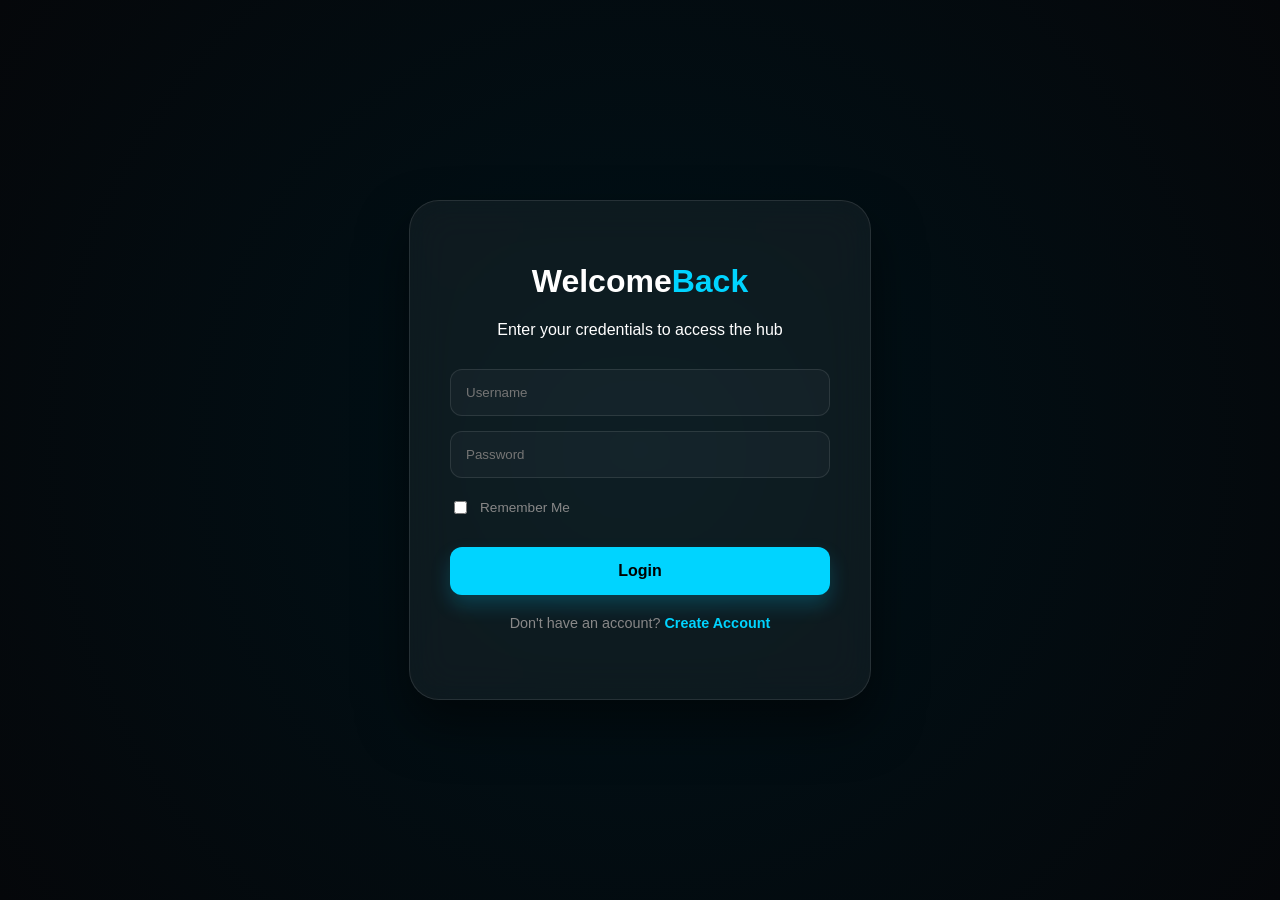
<file: index.html>
<!DOCTYPE html>
<html lang="en">
<head>
    <meta charset="UTF-8">
    <meta name="viewport" content="width=device-width, initial-scale=1.0">
    <title>Varsid Hub | Access</title>
    <link rel="stylesheet" href="style.css">
    <link rel="icon" type="image/png" href="https://img.icons8.com/neon/96/00d4ff/circuit.png">
</head>
<body>
    <div class="auth-card">
        <div class="form-header">
            <h1 id="form-title">Welcome<span>Back</span></h1>
            <p id="form-subtext">Enter your credentials to access the hub</p>
        </div>
        <div class="input-group">
            <input type="text" id="username" placeholder="Username" required>
            <input type="password" id="password" placeholder="Password" required>
            <div id="dob-container" style="display: none;">
                <p style="font-size: 0.8rem; color: #888; margin: 10px 0 5px; text-align: left;">Date of Birth:</p>
                <input type="date" id="dob" style="width: 100%; box-sizing: border-box;">
            </div>
            <div class="remember-me">
                <input type="checkbox" id="remember">
                <label for="remember">Remember Me</label>
            </div>
        </div>
        <button id="main-btn" onclick="handleAuth()">Login</button>
        <div class="toggle-text">
            <p id="toggle-msg">Don't have an account? <span onclick="toggleMode()">Create Account</span></p>
        </div>
        <div id="error-msg" class="error"></div>
    </div>
    <script src="script.js"></script>
</body>
</html>
</file>
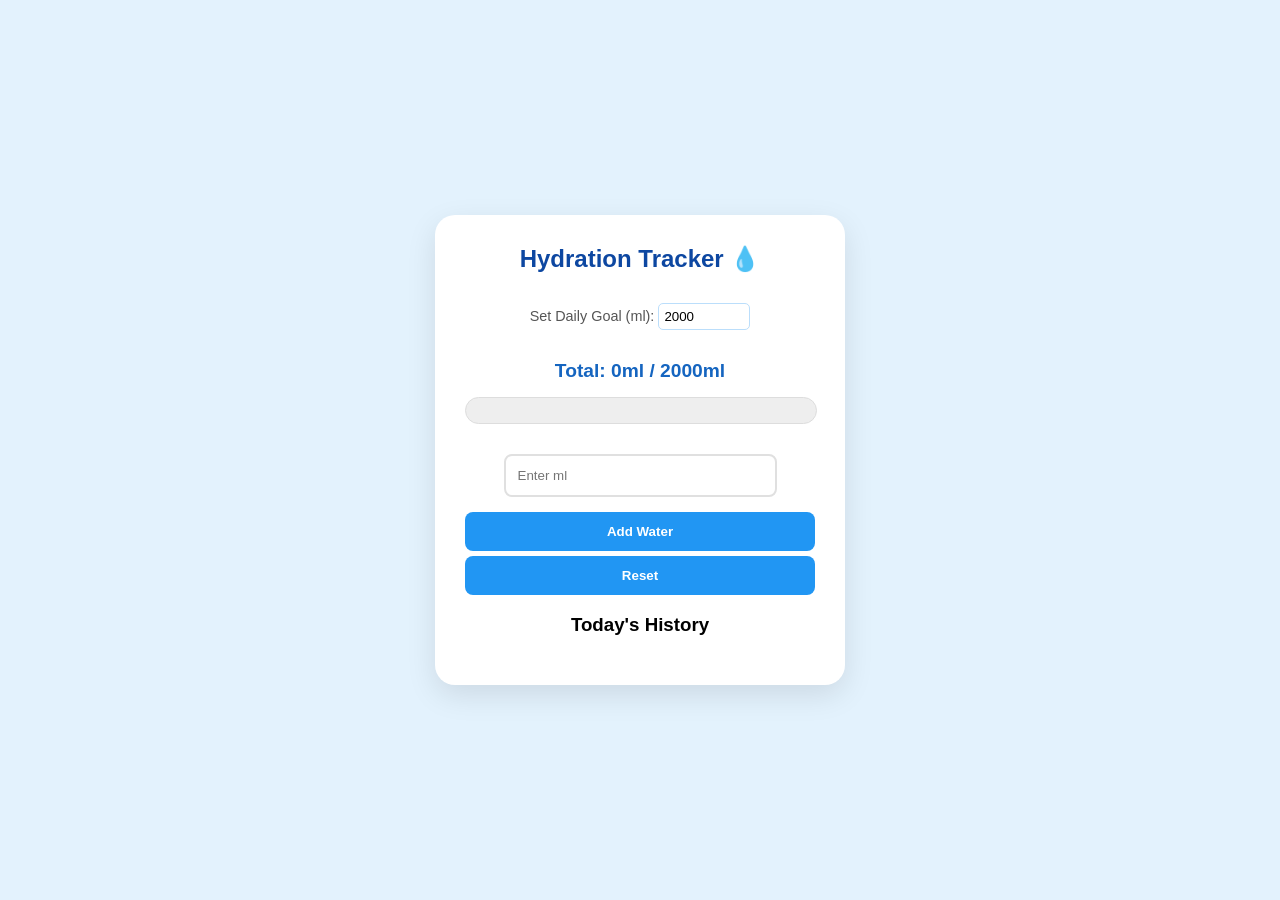
<file: PHAWT/index.html>
<!DOCTYPE html>
<html lang="en">
<head>
    <meta charset="UTF-8">
    <meta name="viewport" content="width=device-width, initial-scale=1.0">
    <title>Hydration Tracker</title>
    <link rel="stylesheet" href="style.css">
</head>
<body>
    <div class="tracker-container">
        <h2>Hydration Tracker 💧</h2>

        <div class="goal-section">
            <label>Set Daily Goal (ml): </label>
            <input type="number" id="goal-input" value="2000">
        </div>
        <div id="victory-msg" style="display: none;">
            <h1>🏆</h1>
            <p>Goal Reached! Stay Hydrated!</p>
        </div>
        <p id="status">Total: 0ml</p>
        
        <div class="progress-container">
            <div id="progress-bar"></div>
        </div>

        <input type="number" id="water-input" placeholder="Enter ml">
        <button id="add-btn">Add Water</button>
        <button id="reset-btn">Reset</button>

        <div class="history-section">
            <h3>Today's History</h3>
            <ul id="history-list"></ul>
        </div>
    </div>
    <script src="script.js"></script>
</body>
</html>
</file>
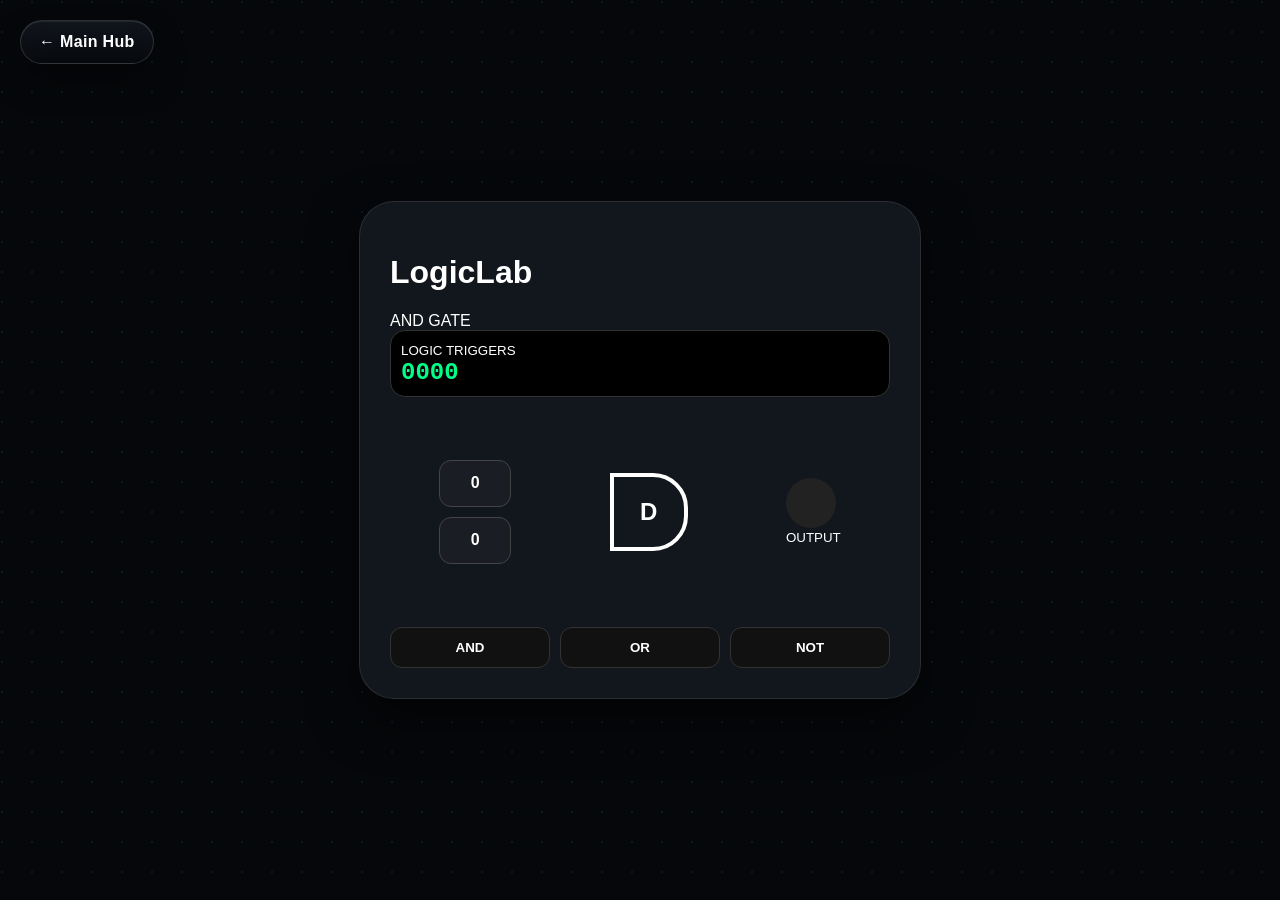
<file: RoboticsLab/index.html>
<!DOCTYPE html>
<html lang="en">
<head>
    <meta charset="UTF-8">
    <meta name="viewport" content="width=device-width, initial-scale=1.0">
    <title>LogicLab | Advanced</title>
    <link rel="stylesheet" href="style.css">
</head>
<body>
    <div class="lab-grid"></div>
    <a class="hub-link" href="../index.html">← Main Hub</a>
    <div class="lab-container">
        <header>
            <h1>Logic<span>Lab</span></h1>
            <div class="status-chip" id="gate-name">AND GATE</div>
        </header>

        <div class="counter-display">
            <small>LOGIC TRIGGERS</small>
            <h2 id="binary-count">0000</h2>
        </div>

        <div class="circuit-area">
            <div class="inputs" id="input-container">
                <div class="switch-node" id="sw-a" onclick="toggleSwitch('a')">OFF</div>
                <div class="switch-node" id="sw-b" onclick="toggleSwitch('b')">OFF</div>
            </div>
            
            <div class="gate-visual">
                <div class="gate-body" id="gate-shape">D</div>
            </div>

            <div class="output">
                <div class="led-bulb" id="output-led"></div>
                <small>OUTPUT</small>
            </div>
        </div>

        <div class="control-panel">
            <button class="mode-btn" onclick="setGate('AND')">AND</button>
            <button class="mode-btn" onclick="setGate('OR')">OR</button>
            <button class="mode-btn" onclick="setGate('NOT')">NOT</button>
        </div>
    </div>
    <script src="script.js"></script>
</body>
</html>
</file>
<file: style.css>
:root {
    --primary: #00d4ff;
    --bg: #05070a;
    --glass: rgba(255, 255, 255, 0.05);
    --text: #ffffff;
}

body {
    margin: 0;
    height: 100vh;
    display: flex;
    justify-content: center;
    align-items: center;
    background: var(--bg);
    background-image: radial-gradient(circle at 50% 50%, #001219 0%, #05070a 100%);
    font-family: 'Segoe UI', sans-serif;
    color: var(--text);
    overflow: hidden;
}

.auth-card {
    width: 90%;
    max-width: 380px;
    background: var(--glass);
    backdrop-filter: blur(20px);
    -webkit-backdrop-filter: blur(20px);
    border: 1px solid rgba(255, 255, 255, 0.1);
    border-radius: 30px;
    padding: 40px;
    text-align: center;
    box-shadow: 0 25px 50px rgba(0,0,0,0.5);
}

h1 span { color: var(--primary); }

.input-group {
    margin: 30px 0;
    display: flex;
    flex-direction: column;
    gap: 15px;
}

input {
    background: rgba(255, 255, 255, 0.03);
    border: 1px solid rgba(255, 255, 255, 0.1);
    padding: 15px;
    border-radius: 12px;
    color: white;
    outline: none;
    transition: 0.3s;
}

input:focus {
    border-color: var(--primary);
    background: rgba(0, 212, 255, 0.05);
}

.remember-me {
    display: flex;
    align-items: center;
    gap: 10px;
    font-size: 0.85rem;
    color: #888;
    text-align: left;
    margin-top: 5px;
}

#main-btn {
    width: 100%;
    padding: 15px;
    border-radius: 12px;
    border: none;
    background: var(--primary);
    color: #000;
    font-weight: 800;
    font-size: 1rem;
    cursor: pointer;
    box-shadow: 0 10px 20px rgba(0, 212, 255, 0.2);
}

.toggle-text { margin-top: 20px; font-size: 0.9rem; color: #888; }
.toggle-text span { color: var(--primary); cursor: pointer; font-weight: bold; }

.error { color: #ff4d4d; font-size: 0.8rem; margin-top: 15px; min-height: 1em; }
</file>
<file: PHAWT/style.css>
body {
    font-family: 'Segoe UI', Tahoma, Geneva, Verdana, sans-serif;
    display: flex;
    justify-content: center;
    align-items: center;
    min-height: 100vh;
    background-color: #e3f2fd;
    margin: 0;
}

.tracker-container {
    background: white;
    padding: 30px;
    border-radius: 20px;
    box-shadow: 0 10px 30px rgba(0,0,0,0.1);
    text-align: center;
    width: 350px;
}

h2 {
    color: #0d47a1;
    margin-top: 0;
}

.goal-section {
    margin-bottom: 20px;
    font-size: 0.9rem;
    color: #555;
}

#goal-input {
    width: 80px;
    padding: 5px;
    border: 1px solid #bbdefb;
    border-radius: 5px;
}

#status {
    font-size: 1.2rem;
    font-weight: bold;
    color: #1565c0;
    margin: 15px 0;
}

.progress-container {
    width: 100%;
    background: #eeeeee;
    border-radius: 15px;
    height: 25px;
    margin-bottom: 20px;
    overflow: hidden;
    border: 1px solid #ddd;
}

#progress-bar {
    width: 0%;
    height: 100%;
    background: linear-gradient(90deg, #4fc3f7, #2196f3);
    transition: width 0.5s cubic-bezier(0.1, 0.7, 1.0, 0.1);
}

input[type="number"] {
    width: 70%;
    padding: 12px;
    margin: 10px 0;
    border: 2px solid #e0e0e0;
    border-radius: 8px;
    outline: none;
}

input:focus {
    border-color: #2196f3;
}

button {
    width: 100%;
    padding: 12px;
    background: #2196f3;
    color: white;
    border: none;
    border-radius: 8px;
    font-weight: bold;
    cursor: pointer;
    margin-top: 5px;
}

button:hover {
    background: #1976d2;
}

#victory-msg {
    animation: bounce 0.5s infinite alternate;
    color: #2e7d32;
    font-weight: bold;
}

@keyframes bounce {
    from { transform: scale(1); }
    to { transform: scale(1.1); }
}
</file>
<file: RoboticsLab/style.css>
:root {
    --primary: #00d4ff;
    --off: #1a1d23;
    --on: #00ff88;
    --bg: #05070a;
}

body {
    margin: 0;
    background: var(--bg);
    color: white;
    font-family: 'Segoe UI', sans-serif;
    display: flex;
    justify-content: center;
    align-items: center;
    height: 100vh;
}

.hub-link {
    position: fixed;
    top: 20px;
    left: 20px;
    z-index: 5;
    padding: 12px 18px;
    border-radius: 999px;
    border: 1px solid rgba(255,255,255,0.14);
    background: linear-gradient(180deg, rgba(18, 22, 30, 0.92), rgba(8, 10, 14, 0.82));
    box-shadow: 0 18px 34px rgba(0,0,0,0.3), inset 0 1px 0 rgba(255,255,255,0.08);
    color: white;
    text-decoration: none;
    font-weight: 700;
    letter-spacing: 0.02em;
    backdrop-filter: blur(14px);
    transition: transform 180ms ease, border-color 180ms ease, box-shadow 180ms ease;
}

.hub-link:hover,
.hub-link:focus-visible {
    transform: translateY(-2px);
    border-color: rgba(0, 212, 255, 0.45);
    box-shadow: 0 18px 34px rgba(0,0,0,0.34), 0 0 22px rgba(0, 212, 255, 0.14);
    outline: none;
}

.lab-grid {
    position: fixed;
    width: 100%;
    height: 100%;
    background-image: radial-gradient(circle at 2px 2px, rgba(0, 212, 255, 0.1) 1px, transparent 0);
    background-size: 30px 30px;
    z-index: -1;
}

.lab-container {
    width: 90%;
    max-width: 500px;
    background: rgba(22, 27, 34, 0.85);
    backdrop-filter: blur(20px);
    border: 1px solid rgba(255,255,255,0.1);
    border-radius: 35px;
    padding: 30px;
    box-shadow: 0 20px 50px rgba(0,0,0,0.5);
}

.counter-display {
    background: #000;
    padding: 10px;
    border-radius: 15px;
    margin-bottom: 20px;
    border: 1px solid #333;
}

#binary-count { font-family: 'Courier New', monospace; color: var(--on); margin: 0; }

.circuit-area {
    display: flex;
    justify-content: space-around;
    align-items: center;
    margin: 40px 0;
    min-height: 150px;
}

.switch-node {
    width: 70px;
    height: 45px;
    background: var(--off);
    margin: 10px 0;
    border-radius: 12px;
    display: flex;
    align-items: center;
    justify-content: center;
    cursor: pointer;
    font-weight: 800;
    transition: 0.2s;
    border: 1px solid #444;
}

.switch-node.active {
    background: var(--primary);
    color: #000;
    box-shadow: 0 0 20px var(--primary);
}

.gate-body {
    width: 70px;
    height: 70px;
    border: 4px solid white;
    display: flex;
    align-items: center;
    justify-content: center;
    font-size: 1.5rem;
    font-weight: bold;
    transition: 0.3s;
}

.gate-and { border-radius: 0 35px 35px 0; }
.gate-or { border-radius: 0 35px 35px 0; border-left: none; transform: skewX(-10deg); }
.gate-not { width: 0; height: 0; border-left: 35px solid white; border-top: 35px solid transparent; border-bottom: 35px solid transparent; border-right: none; background: none; }

.led-bulb {
    width: 50px;
    height: 50px;
    background: #222;
    border-radius: 50%;
    transition: 0.3s;
}

.led-bulb.active {
    background: var(--on);
    box-shadow: 0 0 40px var(--on);
}

.control-panel {
    display: flex;
    gap: 10px;
    justify-content: center;
}

.mode-btn {
    flex: 1;
    background: #111;
    border: 1px solid #333;
    color: white;
    padding: 12px;
    border-radius: 12px;
    cursor: pointer;
    font-weight: 600;
}

.mode-btn:hover { border-color: var(--primary); }

@media (max-width: 560px) {
    body {
        height: auto;
        min-height: 100vh;
        padding: 76px 0 20px;
    }

    .hub-link {
        top: 14px;
        left: 14px;
    }
}
</file>
